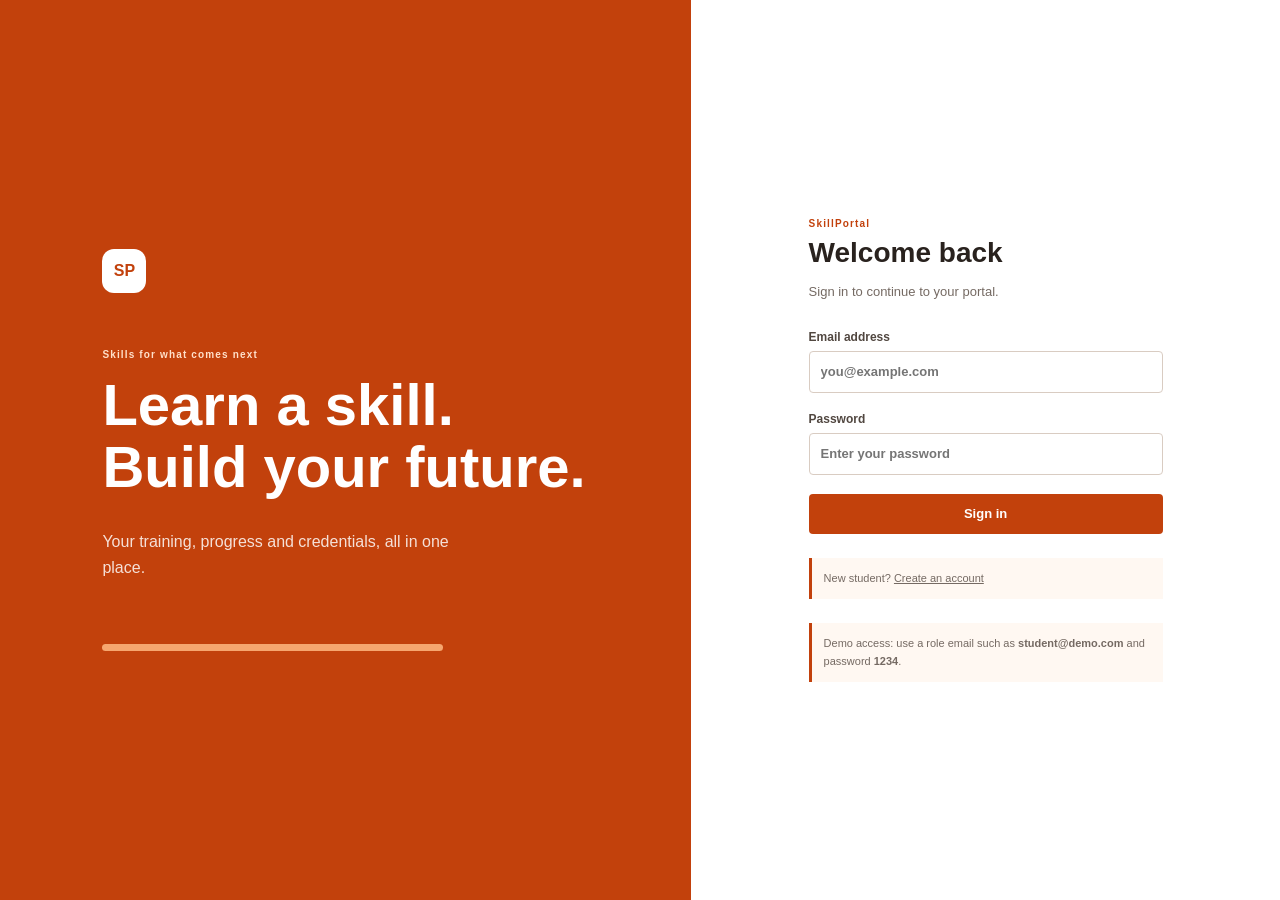
<file: portal/index.html>
<!doctype html>
<html lang="en">
<head>
  <meta charset="utf-8">
  <meta name="viewport" content="width=device-width, initial-scale=1">
  <title>SkillPortal | Sign in</title>
  <link rel="stylesheet" href="assets/css/style.css">
</head>
<body data-page="login" data-root="">
  <main id="main">Loading...</main>
  <script src="assets/js/api.js"></script>
  <script src="assets/js/app.js"></script>
</body>
</html>
</file>
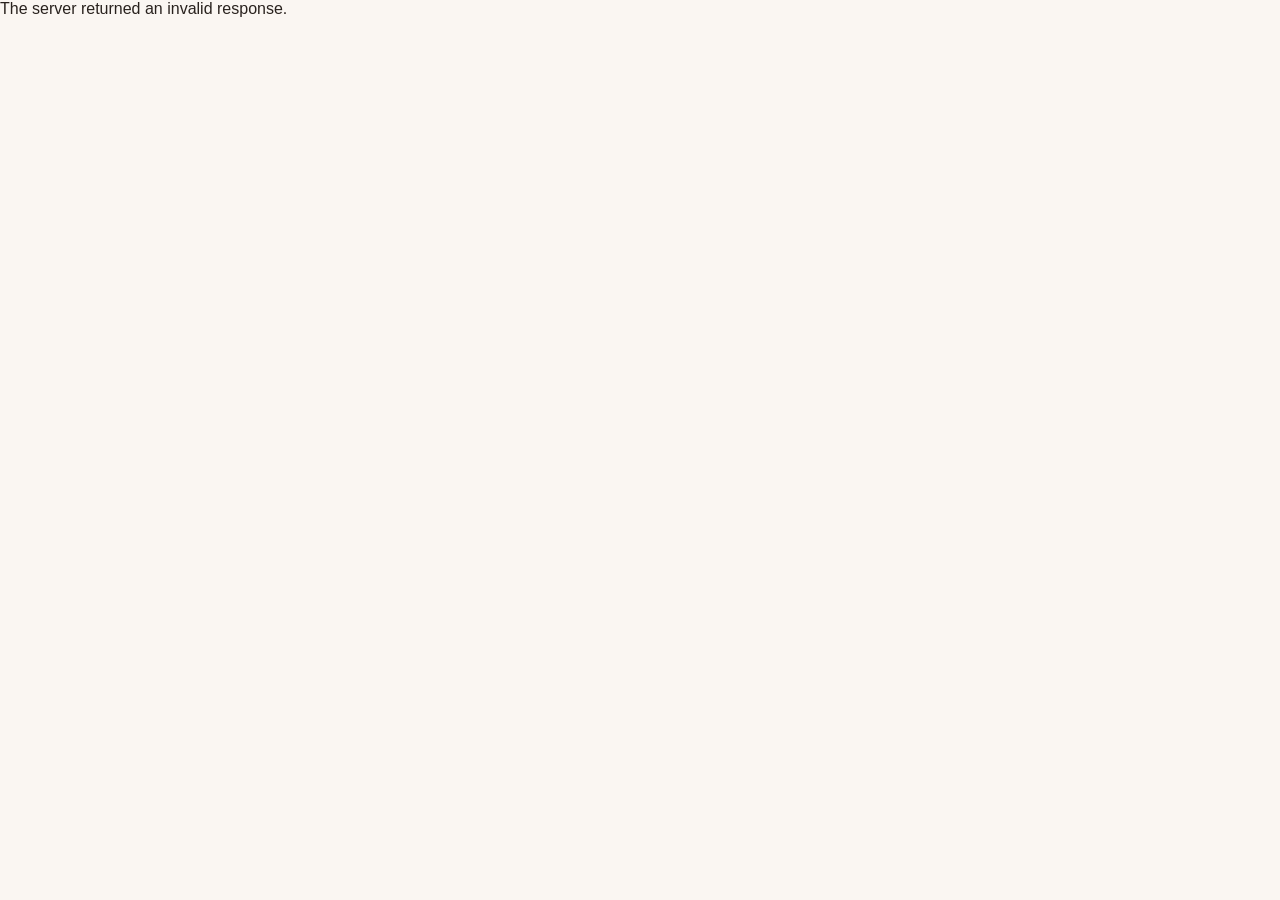
<file: portal/admin/index.html>
<!doctype html>
<html lang="en">
<head>
  <meta charset="utf-8">
  <meta name="viewport" content="width=device-width, initial-scale=1">
  <title>SkillPortal | Workspace</title>
  <link rel="stylesheet" href="../assets/css/style.css">
</head>
<body data-page="admin" data-root="../">
  <main id="main">Loading...</main>
  <script src="../assets/js/api.js"></script>
  <script src="../assets/js/app.js"></script>
</body>
</html>
</file>
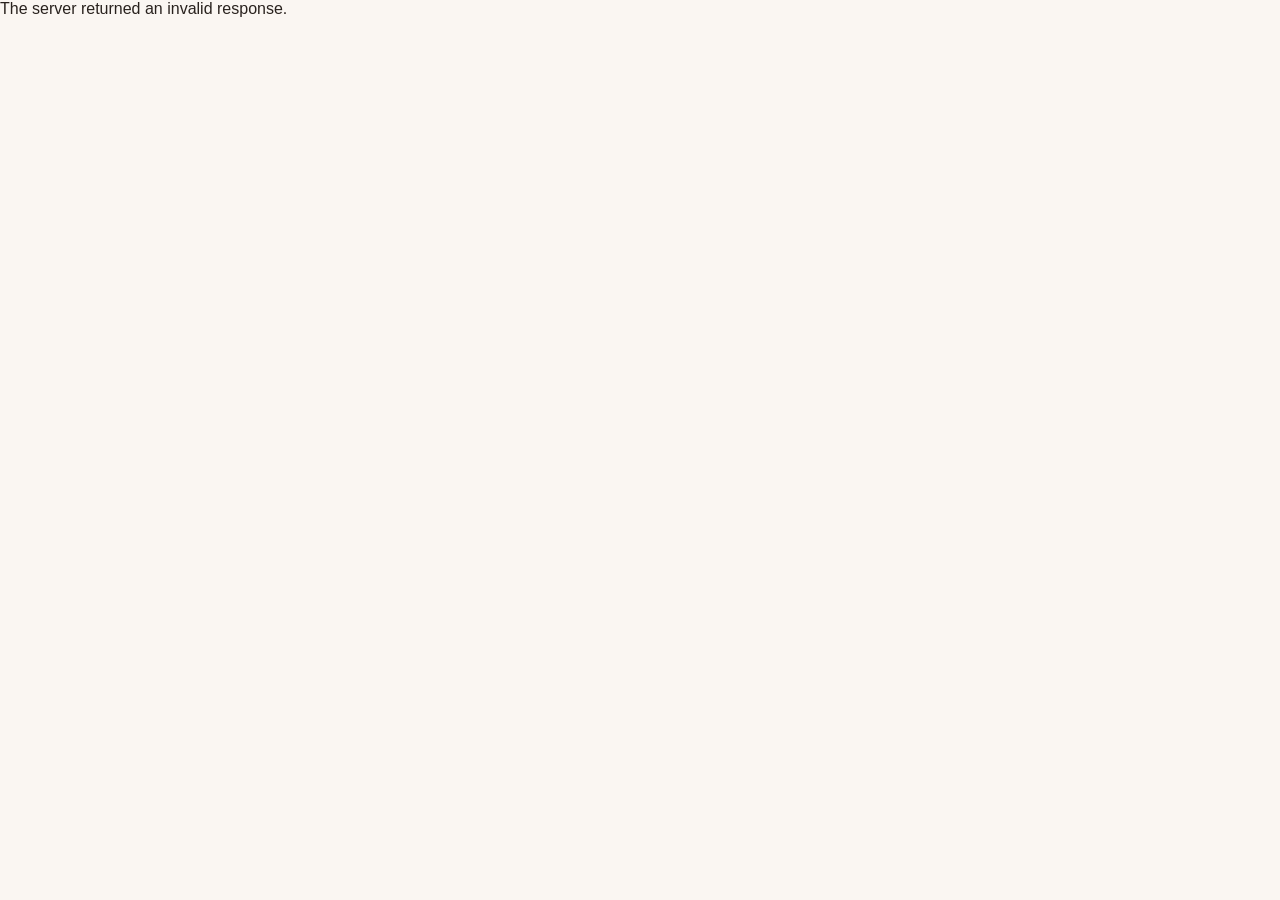
<file: portal/register.html>
<!doctype html>
<html lang="en">
<head>
  <meta charset="utf-8">
  <meta name="viewport" content="width=device-width, initial-scale=1">
  <title>SkillPortal | Student registration</title>
  <link rel="stylesheet" href="assets/css/style.css">
</head>
<body data-page="register" data-root="">
  <main id="main">Loading...</main>
  <script src="assets/js/api.js"></script>
  <script src="assets/js/app.js"></script>
</body>
</html>
</file>
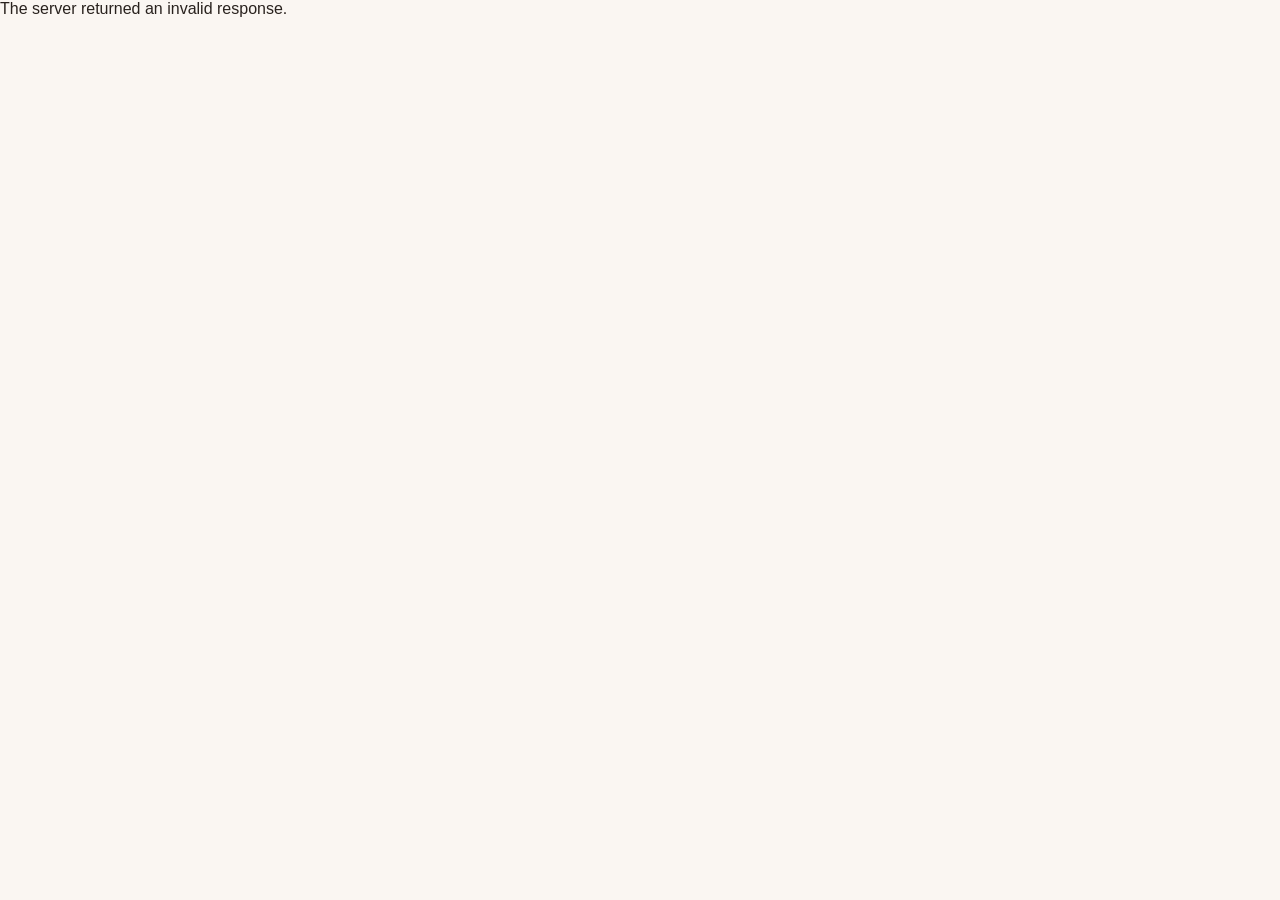
<file: portal/student/attendance.html>
<!doctype html>
<html lang="en">
<head>
  <meta charset="utf-8">
  <meta name="viewport" content="width=device-width, initial-scale=1">
  <title>SkillPortal | Attendance</title>
  <link rel="stylesheet" href="../assets/css/style.css">
</head>
<body data-page="attendance" data-root="../">
  <main id="main">Loading...</main>
  <script src="../assets/js/api.js"></script>
  <script src="../assets/js/app.js"></script>
</body>
</html>
</file>
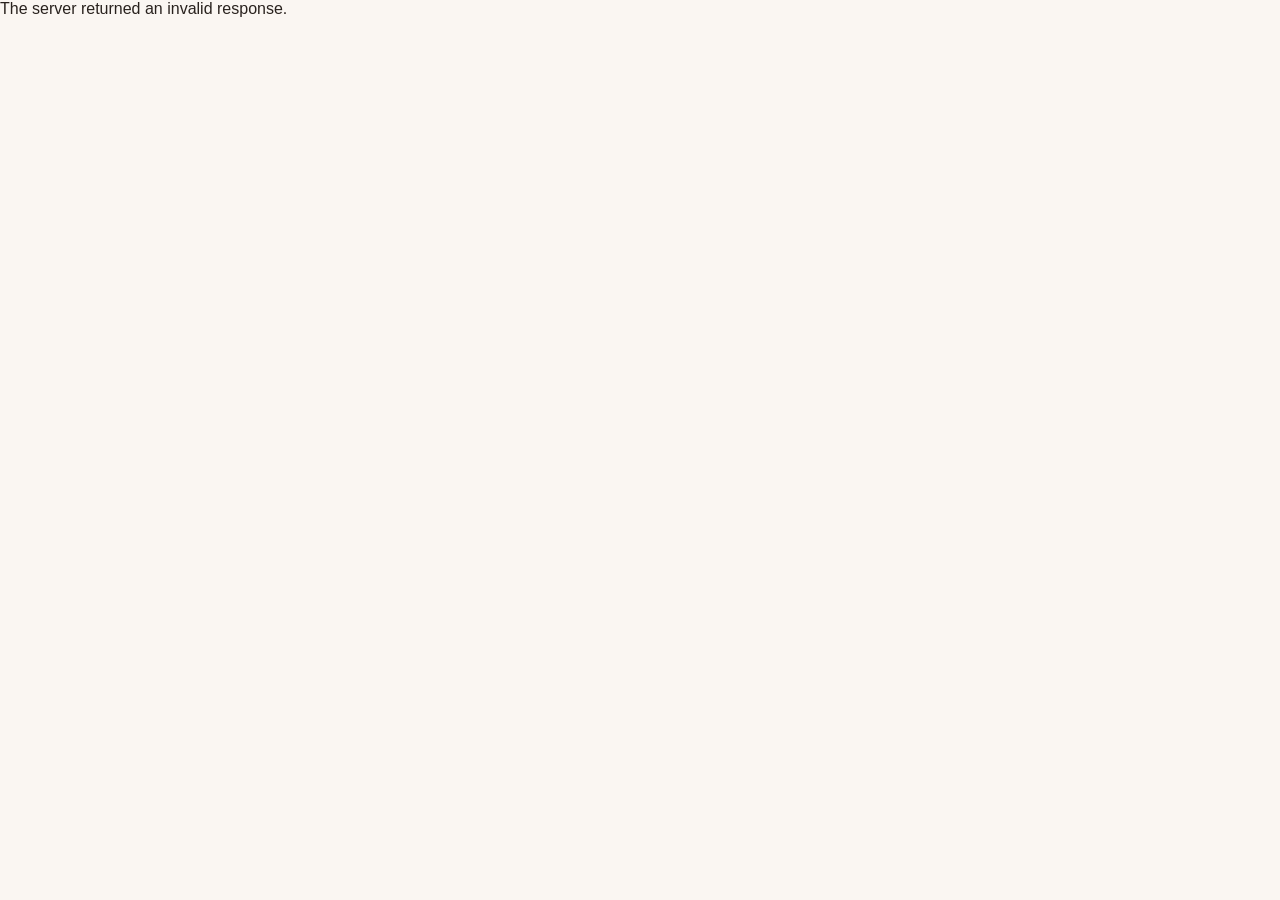
<file: portal/student/certificates.html>
<!doctype html>
<html lang="en">
<head>
  <meta charset="utf-8">
  <meta name="viewport" content="width=device-width, initial-scale=1">
  <title>SkillPortal | Certificates</title>
  <link rel="stylesheet" href="../assets/css/style.css">
</head>
<body data-page="certificates" data-root="../">
  <main id="main">Loading...</main>
  <script src="../assets/js/api.js"></script>
  <script src="../assets/js/app.js"></script>
</body>
</html>
</file>
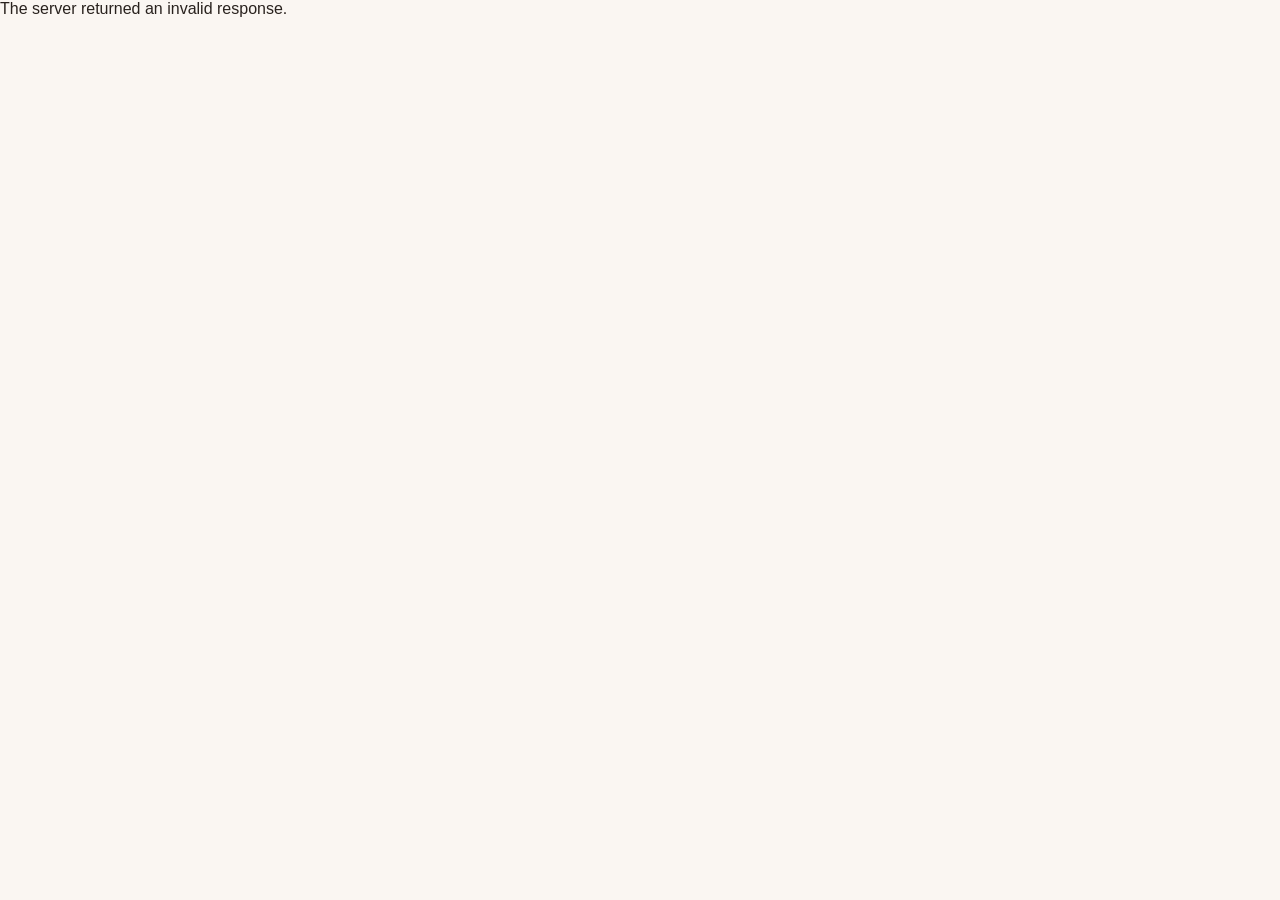
<file: portal/student/dashboard.html>
<!doctype html>
<html lang="en">
<head>
  <meta charset="utf-8">
  <meta name="viewport" content="width=device-width, initial-scale=1">
  <title>SkillPortal | Dashboard</title>
  <link rel="stylesheet" href="../assets/css/style.css">
</head>
<body data-page="dashboard" data-root="../">
  <main id="main">Loading...</main>
  <script src="../assets/js/api.js"></script>
  <script src="../assets/js/app.js"></script>
</body>
</html>
</file>
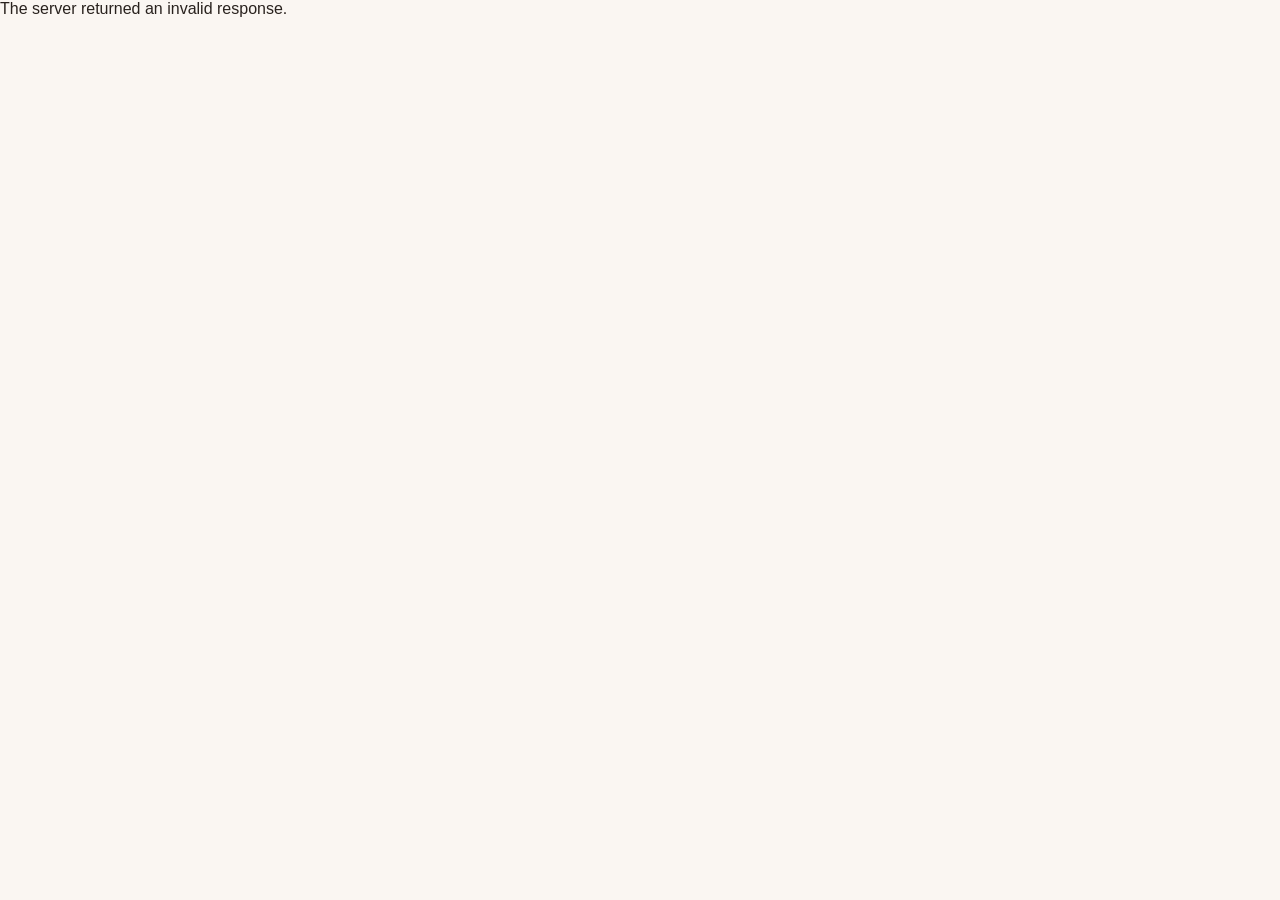
<file: portal/student/profile.html>
<!doctype html>
<html lang="en">
<head>
  <meta charset="utf-8">
  <meta name="viewport" content="width=device-width, initial-scale=1">
  <title>SkillPortal | Profile</title>
  <link rel="stylesheet" href="../assets/css/style.css">
</head>
<body data-page="profile" data-root="../">
  <main id="main">Loading...</main>
  <script src="../assets/js/api.js"></script>
  <script src="../assets/js/app.js"></script>
</body>
</html>
</file>
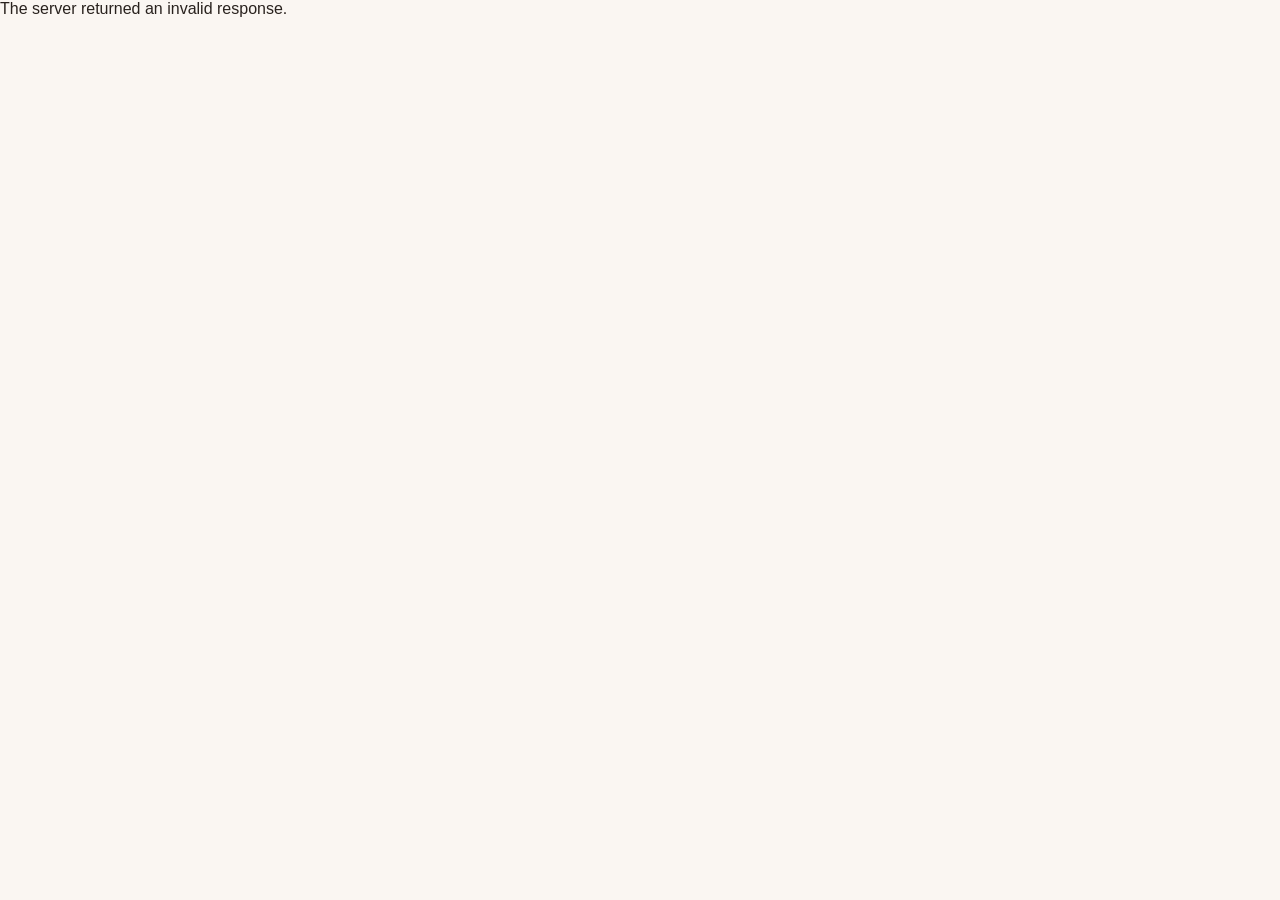
<file: portal/student/results.html>
<!doctype html>
<html lang="en">
<head>
  <meta charset="utf-8">
  <meta name="viewport" content="width=device-width, initial-scale=1">
  <title>SkillPortal | Results</title>
  <link rel="stylesheet" href="../assets/css/style.css">
</head>
<body data-page="results" data-root="../">
  <main id="main">Loading...</main>
  <script src="../assets/js/api.js"></script>
  <script src="../assets/js/app.js"></script>
</body>
</html>
</file>
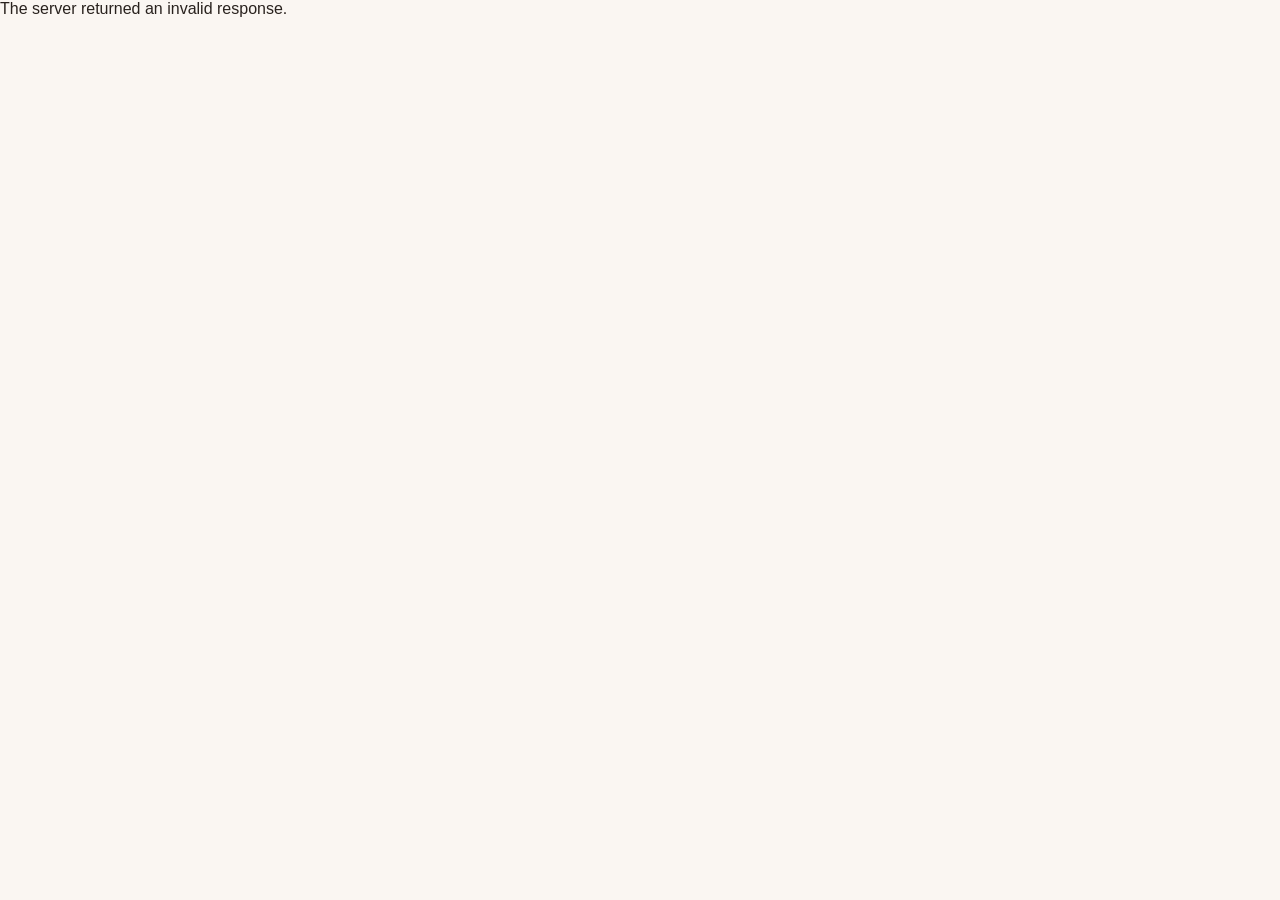
<file: portal/student/transfer.html>
<!doctype html>
<html lang="en">
<head>
  <meta charset="utf-8">
  <meta name="viewport" content="width=device-width, initial-scale=1">
  <title>SkillPortal | Transfer request</title>
  <link rel="stylesheet" href="../assets/css/style.css">
</head>
<body data-page="transfer" data-root="../">
  <main id="main">Loading...</main>
  <script src="../assets/js/api.js"></script>
  <script src="../assets/js/app.js"></script>
</body>
</html>
</file>
<file: portal/assets/css/style.css>
:root {
  color-scheme: light;
  --orange: #c2410c;
  --orange-hover: #9a3412;
  --orange-soft: #fff1e6;
  --orange-pale: #fff8f2;
  --warm-bg: #faf6f2;
  --white: #ffffff;
  --ink: #29221e;
  --muted: #756a63;
  --line: #eadfd7;
  --green: #18764b;
  --green-soft: #e7f5ed;
  --red: #b42318;
  --red-soft: #fff0ef;
  --amber: #8d5a00;
  --amber-soft: #fff6db;
  --shadow: 0 2px 10px rgba(67, 39, 20, .06);
  font-family: "Segoe UI", Tahoma, sans-serif;
  color: var(--ink);
  background: var(--warm-bg);
}

* { box-sizing: border-box; }
body { margin: 0; min-width: 320px; min-height: 100vh; background: var(--warm-bg); }
button, input, select, textarea { font: inherit; }
button, a, input, select, textarea { -webkit-tap-highlight-color: transparent; }
:focus-visible { outline: 3px solid #f59e0b; outline-offset: 3px; }
a { color: inherit; }

.app-shell { min-height: 100vh; }
.sidebar { position: fixed; inset: 0 auto 0 0; z-index: 4; display: flex; width: 240px; flex-direction: column; padding: 26px 16px 18px; color: var(--white); background: var(--orange); }
.brand { display: flex; align-items: center; gap: 11px; margin: 0 8px 48px; color: var(--white); text-decoration: none; font-size: 19px; font-weight: 750; }
.brand-mark { display: grid; width: 44px; height: 44px; place-items: center; border-radius: 12px; color: var(--orange); background: var(--white); font-weight: 850; letter-spacing: 0; }
.brand-small { width: 35px; height: 35px; border-radius: 9px; font-size: 13px; }
.side-caption { margin: 0 12px 12px; color: rgba(255,255,255,.7); font-size: 10px; font-weight: 750; letter-spacing: 1.2px; }
.side-nav { display: grid; gap: 6px; }
.side-link { display: flex; min-height: 44px; align-items: center; gap: 12px; padding: 0 12px; border-radius: 5px; color: rgba(255,255,255,.91); text-decoration: none; font-size: 14px; font-weight: 600; }
.side-link:hover { background: rgba(255,255,255,.13); }
.side-link.active { color: var(--orange); background: var(--white); box-shadow: var(--shadow); }
.nav-dot { width: 8px; height: 8px; border: 1.5px solid currentColor; border-radius: 2px; }
.side-link.active .nav-dot { background: var(--orange); border-color: var(--orange); }
.sidebar-footer { display: flex; align-items: center; gap: 8px; margin-top: auto; padding: 14px 10px 0; border-top: 1px solid rgba(255,255,255,.24); color: rgba(255,255,255,.88); font-size: 12px; }
.online-dot { width: 7px; height: 7px; border-radius: 50%; background: #b7efc5; }
.side-version { margin-left: auto; color: rgba(255,255,255,.65); }
.workspace { min-height: 100vh; margin-left: 240px; }
.topbar { position: sticky; top: 0; z-index: 3; display: flex; min-height: 70px; align-items: center; justify-content: space-between; gap: 18px; padding: 0 34px; border-bottom: 1px solid var(--line); background: var(--white); }
.topbar-title { display: flex; align-items: center; gap: 10px; font-size: 15px; font-weight: 720; }
.topbar-actions { display: flex; align-items: center; gap: 15px; }
.alerts-wrap { position: relative; }
.alerts-button { display: inline-flex; align-items: center; gap: 7px; padding: 8px 0; border: 0; color: var(--ink); background: transparent; cursor: pointer; font-size: 13px; font-weight: 650; }
.alert-count { display: grid; width: 20px; height: 20px; place-items: center; border-radius: 50%; color: var(--orange-hover); background: var(--orange-soft); font-size: 11px; }
.alerts-menu { position: absolute; top: 42px; right: -80px; width: min(320px, calc(100vw - 24px)); padding: 16px; border: 1px solid var(--line); border-radius: 7px; background: var(--white); box-shadow: 0 12px 28px rgba(41,34,30,.14); }
.alerts-menu h2 { margin: 0 0 9px; font-size: 15px; }
.alert-item { padding: 11px 0; border-top: 1px solid var(--line); }
.alert-item p { margin: 0 0 5px; font-size: 13px; }
.alert-item time { color: var(--muted); font-size: 11px; }
.avatar { display: grid; width: 34px; height: 34px; place-items: center; border: 1px solid #f1c7b2; border-radius: 50%; color: var(--orange-hover); background: var(--orange-soft); font-weight: 750; }
.user-name { font-size: 13px; font-weight: 650; white-space: nowrap; }
.mobile-brand { display: none; }
.page-content { width: min(1180px, 100%); margin: 0 auto; padding: 32px 34px 52px; }
.page-heading { display: flex; align-items: flex-end; justify-content: space-between; gap: 20px; margin-bottom: 26px; }
.page-heading h1 { margin: 3px 0 6px; font-size: 27px; line-height: 1.2; }
.page-heading p { margin-top: 0; margin-bottom: 0; }
.eyebrow { margin: 0 0 8px; color: var(--orange); font-size: 10px; font-weight: 800; letter-spacing: 1.15px; }
.muted { color: var(--muted); font-size: 13px; line-height: 1.55; }
.date-chip, .section-count { display: inline-flex; align-items: center; padding: 8px 11px; border: 1px solid var(--line); border-radius: 4px; color: var(--muted); background: var(--white); font-size: 12px; white-space: nowrap; }
.card { border: 1px solid var(--line); border-radius: 6px; background: var(--white); box-shadow: var(--shadow); }
.stat-grid { display: grid; grid-template-columns: repeat(3, minmax(0, 1fr)); gap: 16px; }
.stat-card { min-height: 165px; padding: 19px 20px 16px; }
.stat-label { color: var(--muted); font-size: 13px; font-weight: 650; }
.stat-value { margin: 13px 0 8px; color: var(--orange); font-size: 34px; font-weight: 780; line-height: 1; }
.stat-value span { margin-left: 3px; color: #a56a4c; font-size: 15px; font-weight: 600; }
.stat-word { font-size: 27px; }
.stat-foot { display: flex; flex-wrap: wrap; justify-content: space-between; gap: 5px 12px; margin: 10px 0 0; color: var(--muted); font-size: 11px; }
.progress-track { overflow: hidden; height: 7px; border-radius: 5px; background: #f3e8e0; }
.progress-track span { display: block; height: 100%; border-radius: inherit; background: var(--orange); }
.text-success { color: var(--green); font-weight: 700; }
.text-danger { color: var(--red); font-weight: 700; }
.content-section { margin-top: 34px; }
.section-heading { display: flex; align-items: center; justify-content: space-between; gap: 12px; margin-bottom: 17px; }
.section-heading h2 { margin: 0; font-size: 18px; }
.section-heading p { margin: 5px 0 0; }
.announcement-list { display: grid; gap: 10px; }
.announcement { padding: 17px 19px; }
.announcement.pinned { border-left: 4px solid var(--orange); background: var(--orange-pale); }
.announcement-top { display: flex; align-items: center; gap: 10px; }
.announcement h3, .transfer-item h3 { margin: 0; font-size: 14px; }
.announcement p { margin: 8px 0; color: #514740; font-size: 13px; line-height: 1.55; }
.announcement time { color: var(--muted); font-size: 11px; }
.tag { display: inline-flex; align-items: center; width: fit-content; padding: 4px 8px; border-radius: 4px; font-size: 11px; font-weight: 750; white-space: nowrap; }
.tag-pinned, .tag-grade { color: var(--orange-hover); background: #ffe4d2; }
.tag-success { color: var(--green); background: var(--green-soft); }
.tag-danger { color: var(--red); background: var(--red-soft); }
.tag-warning { color: var(--amber); background: var(--amber-soft); }
.content-card { margin-bottom: 20px; padding: 21px; }
.content-card > .section-heading { margin-bottom: 19px; }
.table-wrap { width: 100%; overflow-x: auto; }
table { width: 100%; border-collapse: collapse; text-align: left; font-size: 13px; }
th { padding: 11px 12px; color: #65331d; background: var(--orange-soft); font-size: 11px; font-weight: 750; white-space: nowrap; }
td { padding: 12px; border-bottom: 1px solid #f0e9e4; color: #443b35; vertical-align: middle; }
tbody tr:last-child td { border-bottom: 0; }
.empty-cell { padding: 25px; color: var(--muted); text-align: center; }
.attendance-grid { display: grid; grid-template-columns: minmax(0, 1.65fr) minmax(230px, .85fr); gap: 17px; margin-bottom: 20px; }
.session-card, .attendance-summary { padding: 21px; }
.session-card h2 { margin: 0; font-size: 18px; }
.detail-list, .locked-list { margin: 12px 0 18px; }
.detail-list div, .locked-list div { display: flex; justify-content: space-between; gap: 15px; padding: 10px 0; border-bottom: 1px solid #f0e9e4; font-size: 13px; }
.detail-list dt, .locked-list dt { color: var(--muted); }
.detail-list dd, .locked-list dd { margin: 0; font-weight: 650; text-align: right; }
.field-label, label { display: grid; gap: 7px; color: #514740; font-size: 12px; font-weight: 650; }
input, select, textarea { width: 100%; min-height: 42px; padding: 10px 11px; border: 1px solid #d9ccc2; border-radius: 4px; color: var(--ink); background: var(--white); font-size: 13px; }
textarea { min-height: 100px; resize: vertical; line-height: 1.5; }
input[readonly] { color: var(--muted); background: #f7f4f1; }
input[type="file"] { min-height: 44px; padding: 8px; }
.session-card select { margin: 7px 0 13px; }
.attendance-summary { align-self: start; }
.attendance-summary .stat-value { margin-top: 20px; font-size: 42px; }
.attendance-summary .progress-track { margin-top: 20px; }
.checkin-message { min-height: 20px; margin: 13px 0 0; font-size: 12px; line-height: 1.5; }
.message-success { color: var(--green); }
.message-error { color: var(--red); }
.button { display: inline-flex; min-height: 40px; align-items: center; justify-content: center; padding: 9px 15px; border: 1px solid transparent; border-radius: 4px; cursor: pointer; font-size: 13px; font-weight: 700; text-decoration: none; transition: background-color .15s ease, border-color .15s ease; }
.button-primary { color: var(--white); background: var(--orange); }
.button-primary:hover { background: var(--orange-hover); }
.button-outline { border-color: #d7b29c; color: var(--orange-hover); background: var(--white); }
.button-outline:hover { background: var(--orange-soft); }
.button-wide { width: 100%; }
.button-small { min-height: 31px; padding: 5px 9px; font-size: 11px; }
.button-danger { color: var(--white); background: var(--red); }
.button-danger:hover { background: #8f1d14; }
.button-return { border-color: #e2a99e; color: var(--red); background: var(--white); }
.button-return:hover { background: var(--red-soft); }
.certificate-card { position: relative; width: min(760px, 100%); margin: 20px auto; padding: clamp(24px, 6vw, 58px); border: 1px solid #e8c9b6; border-top: 7px solid var(--orange); background: var(--white); box-shadow: 0 10px 30px rgba(67,39,20,.08); text-align: center; }
.certificate-topline { display: flex; align-items: center; justify-content: space-between; margin-bottom: 35px; }
.certificate-card h2 { max-width: 560px; margin: 14px auto; color: var(--orange-hover); font-family: Georgia, serif; font-size: clamp(23px, 4vw, 34px); }
.certificate-recipient { margin: 18px 0 28px; color: var(--muted); }
.certificate-meta { display: flex; justify-content: center; gap: 45px; margin: 24px 0 30px; text-align: left; }
.certificate-meta div { display: grid; gap: 6px; }
.certificate-meta span { color: var(--muted); font-size: 11px; }
.certificate-meta strong { font-size: 12px; }
.form-grid { display: grid; grid-template-columns: repeat(2, minmax(0, 1fr)); gap: 16px; }
.span-all { grid-column: 1 / -1; }
.optional { color: var(--muted); font-weight: 400; }
.empty-message { padding: 5px 0 8px; }
.transfer-list { display: grid; gap: 12px; }
.transfer-item { padding: 16px; border: 1px solid var(--line); border-radius: 5px; }
.transfer-summary { display: flex; justify-content: space-between; gap: 15px; }
.transfer-summary p { margin: 5px 0; color: var(--muted); font-size: 12px; }
.transfer-explanation { max-width: 700px; color: #514740 !important; }
.tracker { display: grid; grid-template-columns: repeat(4, minmax(0, 1fr)); gap: 10px; margin: 19px 0 0; padding: 0; list-style: none; }
.tracker li { display: grid; grid-template-columns: 25px 1fr; align-items: center; gap: 7px; color: var(--muted); font-size: 10px; }
.tracker-dot { display: grid; width: 24px; height: 24px; place-items: center; border: 1px solid #d9ccc2; border-radius: 50%; color: var(--muted); font-size: 10px; }
.tracker li.complete { color: var(--green); font-weight: 700; }
.tracker li.complete .tracker-dot { border-color: var(--green); color: var(--white); background: var(--green); }
.profile-grid { display: grid; grid-template-columns: minmax(0, 1.4fr) minmax(250px, .9fr); gap: 17px; align-items: start; }
.locked-list { margin-bottom: 0; }
.correction-card { margin-top: 18px; }
.all-clear, .empty-state { padding: 45px 20px; text-align: center; }
.all-clear h2, .empty-state h2 { margin: 12px 0 4px; font-size: 19px; }
.all-clear-mark, .empty-icon { display: inline-grid; width: 42px; height: 42px; place-items: center; border-radius: 50%; color: var(--green); background: var(--green-soft); font-size: 21px; font-weight: 800; }
.toast { position: fixed; right: 24px; bottom: 24px; z-index: 10; max-width: min(420px, calc(100vw - 32px)); padding: 13px 17px; border-radius: 5px; color: var(--white); background: #176b46; box-shadow: 0 8px 25px rgba(0,0,0,.18); font-size: 13px; }
.toast-error { background: var(--red); }
.instructor-course-strip { display: flex; flex-wrap: wrap; gap: 8px; margin: -8px 0 18px; }
.instructor-overview, .instructor-section { scroll-margin-top: 88px; }
.instructor-stat-grid { grid-template-columns: repeat(4, minmax(0, 1fr)); margin-bottom: 18px; }
.instructor-stat-grid .stat-card { min-height: 145px; }
.instructor-nav-link { font-size: 13px; }
.section-heading-spaced { margin-top: 24px; }
.section-rule { height: 1px; margin: 21px 0; border: 0; background: var(--line); }
.button-row { display: flex; flex-wrap: wrap; gap: 8px; margin-top: 10px; }
.transfer-review-form { display: grid; gap: 10px; margin-top: 15px; padding-top: 14px; border-top: 1px solid var(--line); }
.transfer-review-form textarea { min-height: 72px; }
.transfer-item .muted strong { color: var(--ink); }
.card code { padding: 2px 4px; border-radius: 3px; color: var(--orange-hover); background: var(--orange-soft); font-size: 11px; }
.button-danger:disabled, .button-primary:disabled { opacity: .55; cursor: not-allowed; }

.login-layout { display: grid; min-height: 100vh; grid-template-columns: minmax(0, 1.08fr) minmax(380px, .92fr); background: var(--white); }
.login-intro { position: relative; overflow: hidden; display: flex; flex-direction: column; justify-content: center; padding: clamp(35px, 8vw, 110px); color: var(--white); background: var(--orange); }
.login-intro .brand-mark { margin-bottom: 56px; }
.login-intro .eyebrow { color: #ffe0ca; }
.login-intro h1 { max-width: 550px; margin: 6px 0 15px; font-size: clamp(36px, 5vw, 58px); line-height: 1.07; }
.intro-copy { max-width: 390px; color: rgba(255,255,255,.84); font-size: 16px; line-height: 1.6; }
.login-accent { width: min(70%, 360px); height: 7px; margin-top: 48px; border-radius: 5px; background: #f6a66f; }
.login-panel { align-self: center; width: min(430px, 100%); margin: 0 auto; padding: 48px 38px; }
.registration-panel { align-self: start; width: min(500px, 100%); margin-top: 26px; margin-bottom: 26px; padding: 34px 32px; }
.registration-panel .form-stack { gap: 13px; margin-top: 20px; }
.registration-panel textarea { min-height: 74px; }
.login-panel h2 { margin: 8px 0; font-size: 28px; }
.form-stack { display: grid; gap: 19px; margin-top: 28px; }
.form-error { margin: 0; color: var(--red); font-size: 12px; }
.demo-note { margin: 24px 0 0; padding: 12px; border-left: 3px solid var(--orange); color: var(--muted); background: var(--orange-pale); font-size: 11px; line-height: 1.6; }

@media (max-width: 980px) {
  .page-content { padding-right: 23px; padding-left: 23px; }
  .topbar { padding-right: 23px; padding-left: 23px; }
  .user-name { display: none; }
  .stat-card { padding-right: 15px; padding-left: 15px; }
}

@media (max-width: 760px) {
  .sidebar { position: relative; inset: auto; width: 100%; min-height: 0; padding: 10px 12px; }
  .brand { display: none; }
  .side-caption, .sidebar-footer { display: none; }
  .side-nav { display: flex; gap: 5px; overflow-x: auto; }
  .side-link { min-height: 39px; flex: 0 0 auto; gap: 7px; padding: 0 10px; font-size: 12px; }
  .nav-dot { width: 7px; height: 7px; }
  .workspace { min-height: calc(100vh - 60px); margin-left: 0; }
  .topbar { position: sticky; min-height: 58px; padding: 0 15px; }
  .mobile-brand { display: inline-grid; width: 27px; height: 27px; place-items: center; border-radius: 7px; color: var(--white); background: var(--orange); font-size: 10px; font-weight: 800; }
  .topbar-title { font-size: 13px; }
  .topbar-actions { gap: 10px; }
  .alerts-button { font-size: 12px; }
  .avatar { width: 30px; height: 30px; }
  .logout-button { min-height: 34px; padding: 6px 9px; font-size: 11px; }
  .page-content { padding: 25px 15px 40px; }
  .instructor-course-strip { margin-top: -3px; }
  .stat-grid { grid-template-columns: 1fr; gap: 10px; }
  .instructor-stat-grid { grid-template-columns: repeat(2, minmax(0, 1fr)); }
  .stat-card { min-height: 140px; padding: 16px; }
  .page-heading { align-items: flex-start; }
  .page-heading h1 { font-size: 24px; }
  .date-chip { font-size: 10px; }
  .attendance-grid, .profile-grid { grid-template-columns: 1fr; }
  .login-layout { grid-template-columns: 1fr; }
  .login-intro { min-height: 250px; padding: 29px 26px; }
  .login-intro .brand-mark { margin-bottom: 25px; }
  .login-intro h1 { font-size: 36px; }
  .intro-copy { margin-bottom: 0; font-size: 14px; }
  .login-accent { width: 100px; height: 5px; margin-top: 20px; }
  .login-panel { width: min(480px, 100%); padding: 36px 25px 45px; }
}

@media (max-width: 480px) {
  .instructor-stat-grid { grid-template-columns: 1fr; }
  .section-heading { align-items: flex-start; }
  .content-card { padding: 16px 13px; }
  .form-grid { grid-template-columns: 1fr; }
  .span-all { grid-column: auto; }
  .tracker { grid-template-columns: repeat(2, minmax(0, 1fr)); }
  .certificate-meta { flex-direction: column; gap: 15px; align-items: center; text-align: center; }
  .certificate-card { padding: 25px 16px; }
  .page-heading .date-chip { max-width: 120px; white-space: normal; }
  .alerts-menu { right: -85px; }
  .topbar-actions { gap: 7px; }
  .alerts-button { gap: 4px; }
  .logout-button { padding: 5px 7px; }
}

@media print {
  body.director-report-print * { visibility: hidden !important; }
  body.director-report-print #reports,
  body.director-report-print #reports * { visibility: visible !important; }
  body.director-report-print #reports { position: absolute; inset: 0 auto auto 0; width: 100%; margin: 0; border: 0; box-shadow: none; }
  body.director-report-print #reports .button-row { display: none; }
  body.director-report-print #reports .table-wrap { overflow: visible; }
  body.director-report-print #reports table { width: 100%; font-size: 10pt; }
  @page { margin: 16mm; }
}

.admin-setup-grid { display: grid; grid-template-columns: repeat(2, minmax(0, 1fr)); gap: 24px; }
.admin-setup-grid > form { min-width: 0; align-content: start; }
.admin-setup-grid .table-wrap { grid-column: 1 / -1; }
.superadmin-settings-save { margin-top: 20px; }

@media (max-width: 760px) {
  .admin-setup-grid { grid-template-columns: 1fr; }
}
</file>
